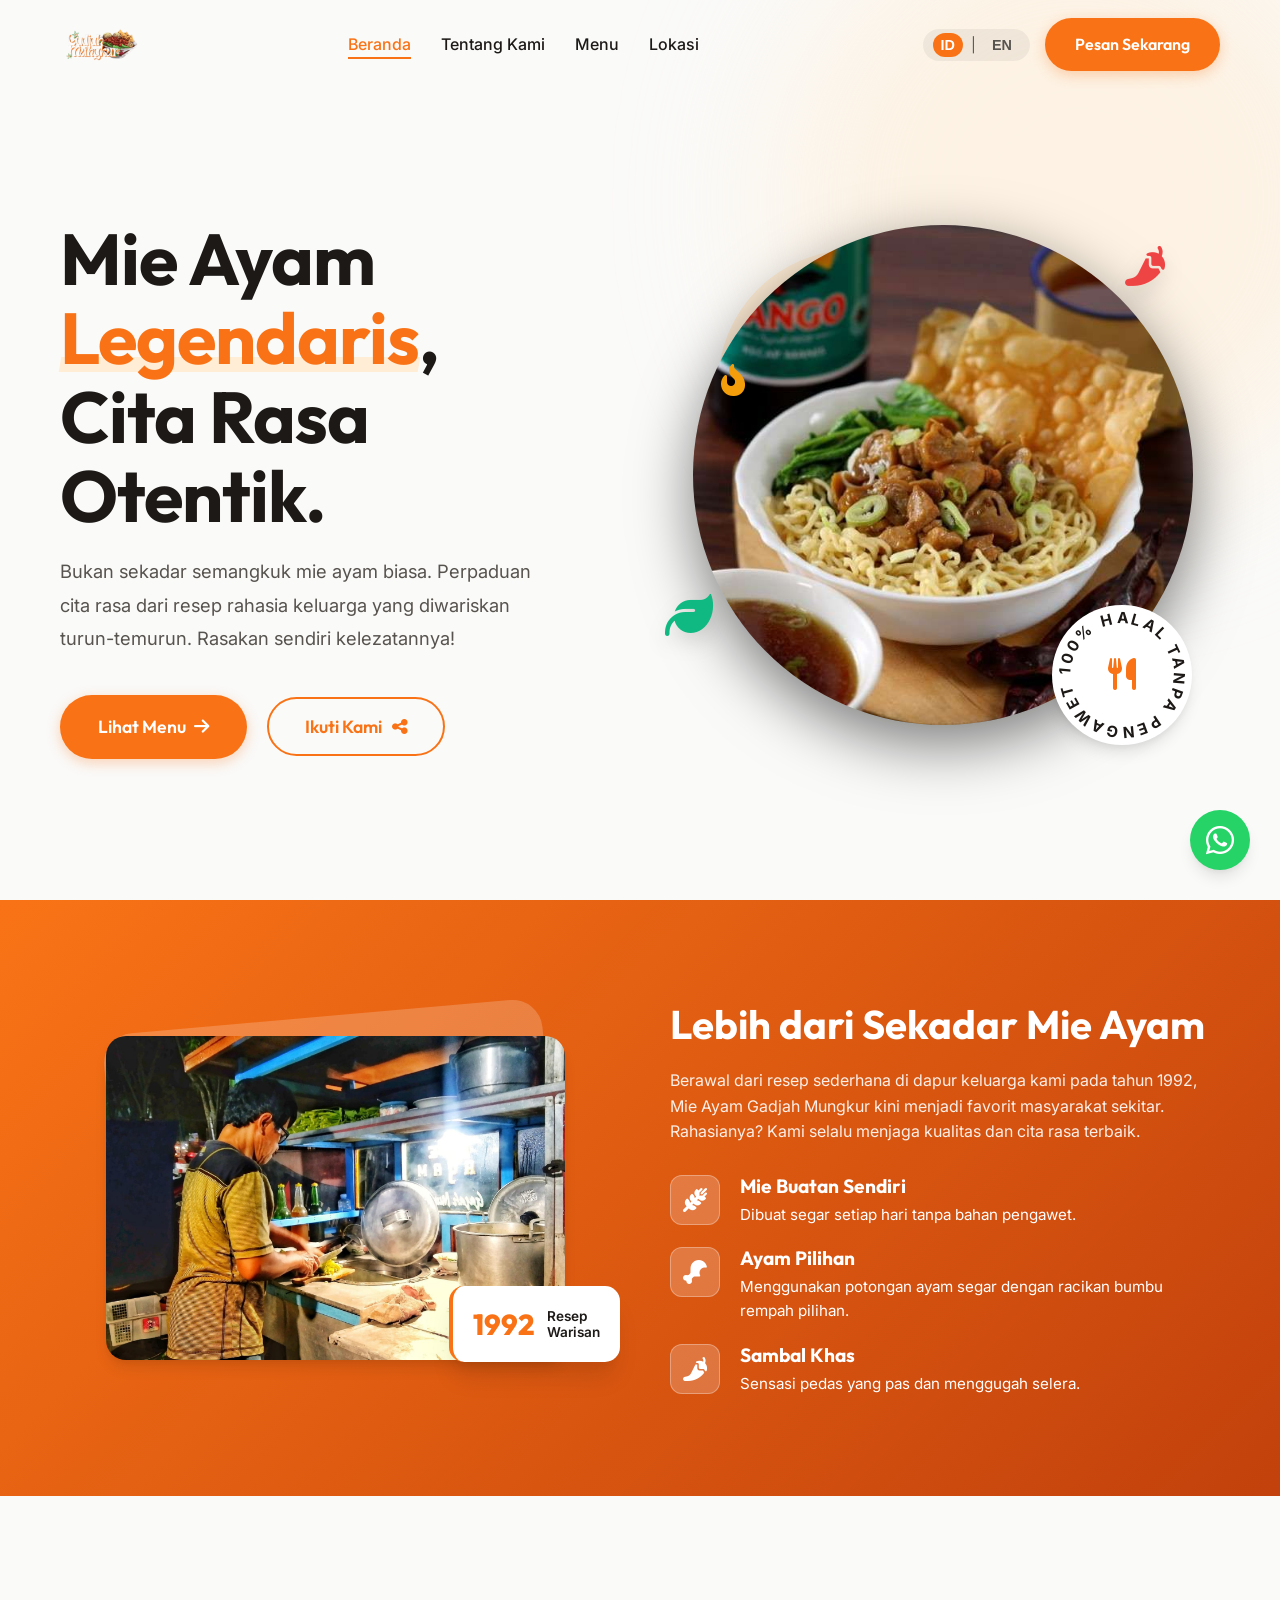
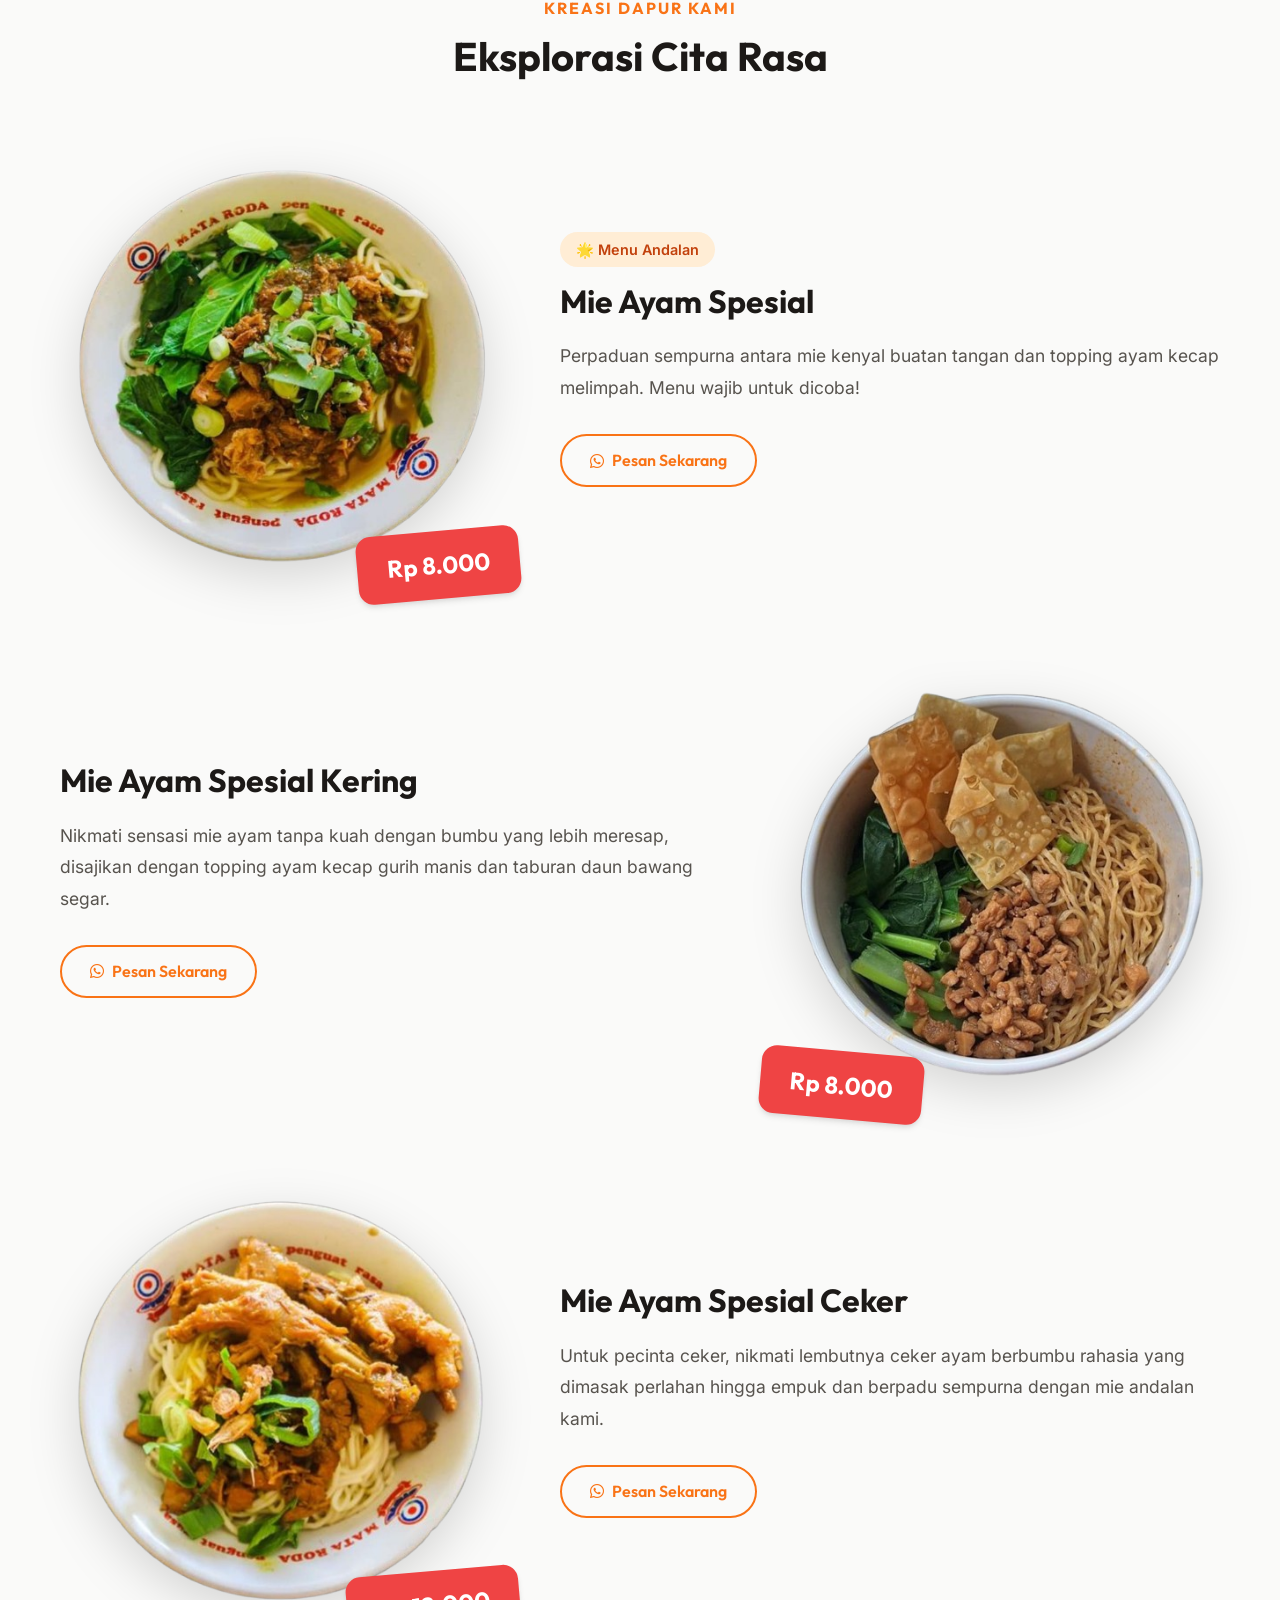
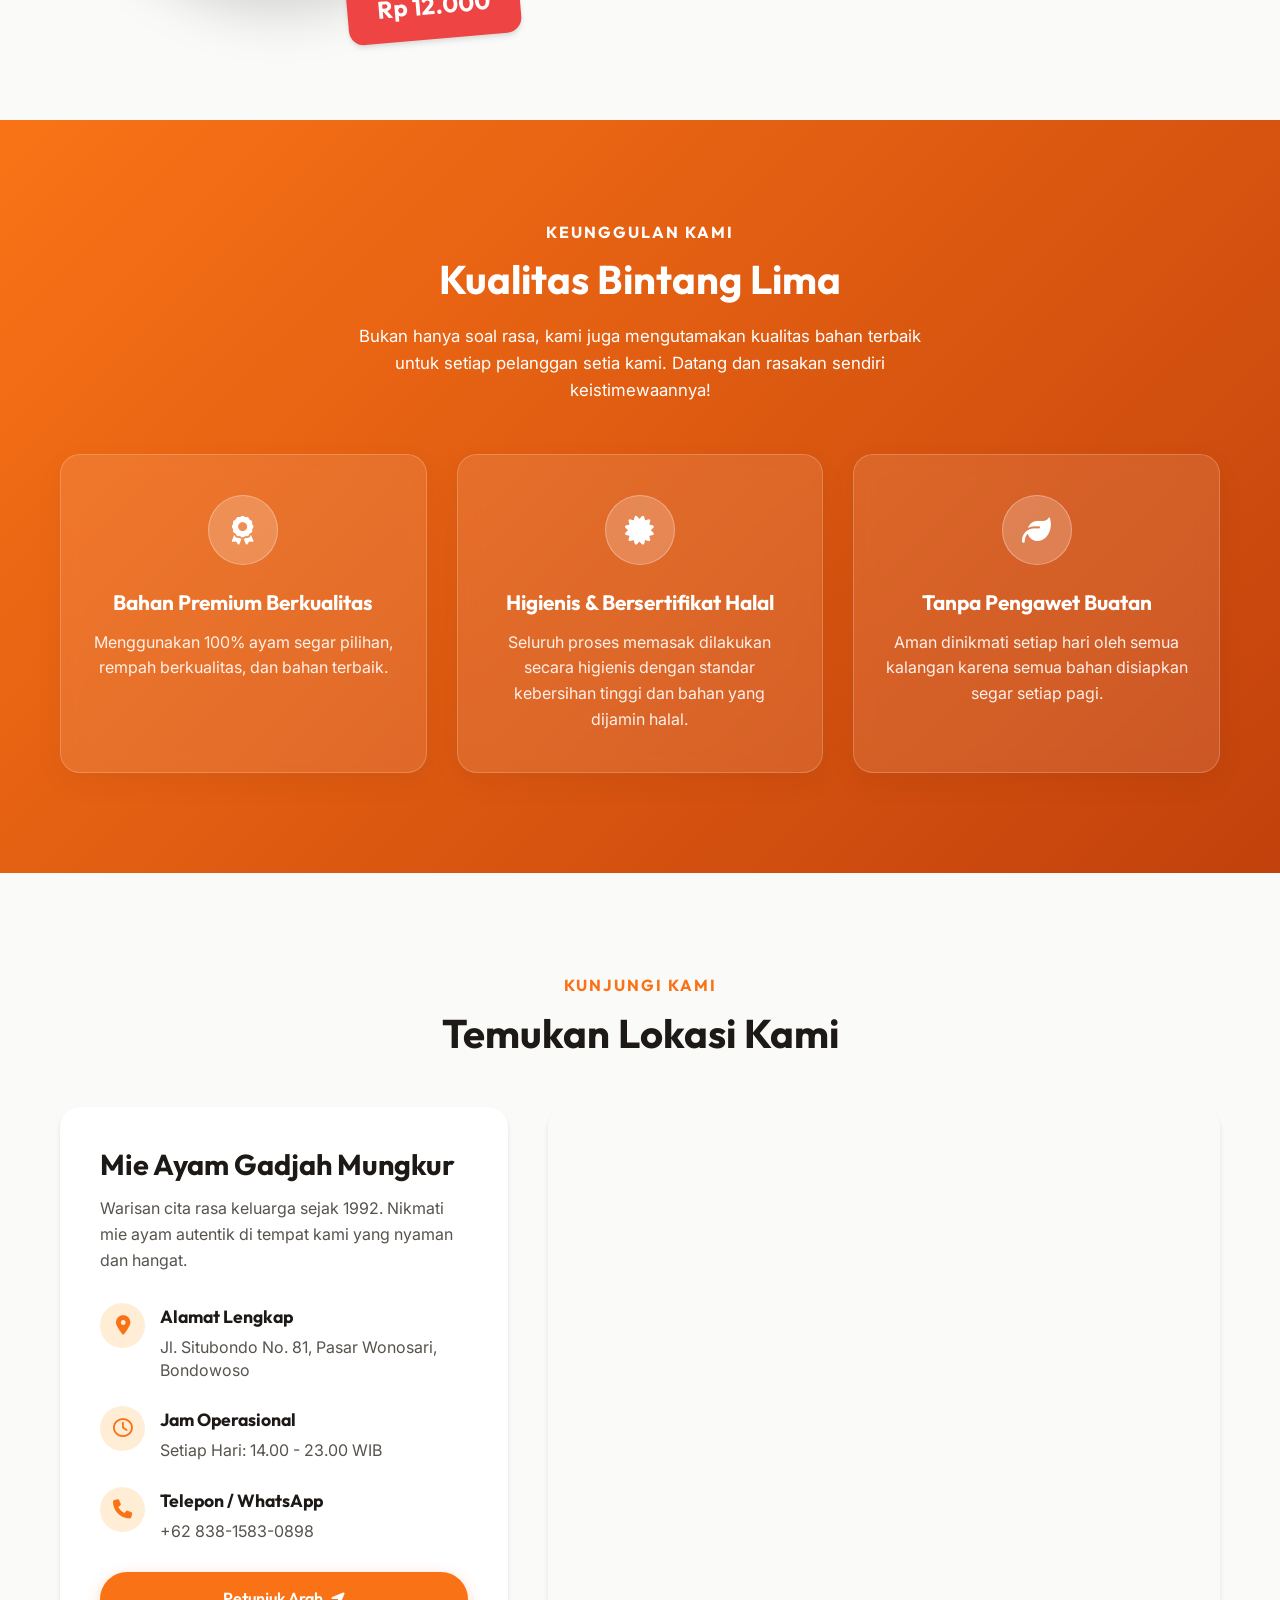
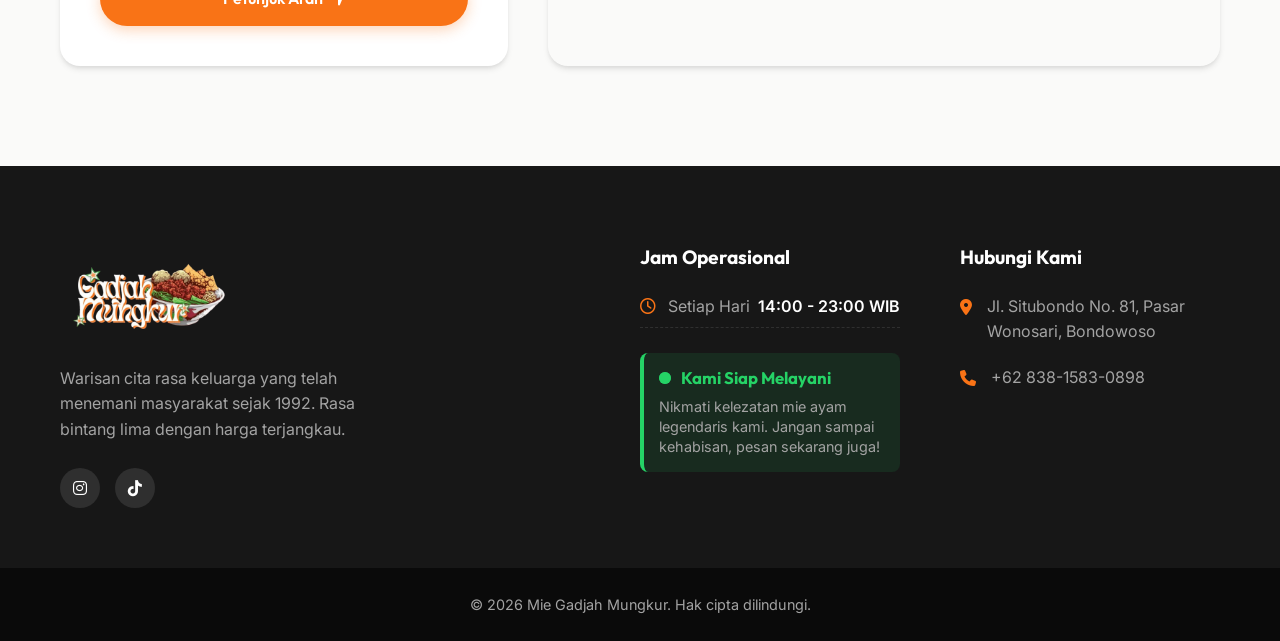
<file: index.html>
<!DOCTYPE html>
<html lang="id">

<head>
    <meta charset="UTF-8">
    <meta name="viewport" content="width=device-width, initial-scale=1.0">
    <title>Mie Ayam Nusantara - Rasa Otentik Warisan Keluarga</title>
    <meta name="description"
        content="Sajikan mie ayam legendaris dengan resep asli keluarga. Nikmati sensasi mie kenyal dengan topping ayam gurih melimpah.">
    <!-- Google Fonts -->
    <link rel="preconnect" href="https://fonts.googleapis.com">
    <link rel="preconnect" href="https://fonts.gstatic.com" crossorigin>
    <link
        href="https://fonts.googleapis.com/css2?family=Inter:wght@400;500;600&family=Outfit:wght@400;600;700;800&display=swap"
        rel="stylesheet">
    <!-- Font Awesome -->
    <link rel="stylesheet" href="https://cdnjs.cloudflare.com/ajax/libs/font-awesome/6.4.0/css/all.min.css">
    <!-- Custom CSS -->
    <link rel="stylesheet" href="css/style.css">

    <!-- Favicon -->
    <link rel="icon" href="image/icon1.png" type="image/png">
</head>

<body>

    <!-- Preloader -->
    <div class="preloader">
        <div class="loader">
            <div class="loader-spinner"></div>
            <img src="image/icon1.png" alt="Loading..." class="loader-icon">
        </div>
    </div>

    <!-- Navigation -->
    <nav class="navbar" id="navbar">
        <div class="container nav-container">
            <a href="#" class="logo">
                <img src="image/gambar.png" alt="Logo Mie Ayam"
                    style="height: 65px; transform: scale(1.3); transform-origin: left center;">
            </a>
            <ul class="nav-links">
                <li><a href="#beranda" data-i18n="nav-beranda">Beranda</a></li>
                <li><a href="#tentang" data-i18n="nav-tentang">Tentang Kami</a></li>
                <li><a href="#menu" data-i18n="nav-menu">Menu</a></li>
                <li><a href="#lokasi" data-i18n="nav-lokasi">Lokasi</a></li>
            </ul>
            <div class="nav-actions">
                <div class="lang-switcher">
                    <button class="lang-btn active" data-lang="id">ID</button>
                    <span style="color: var(--text-muted); font-size: 0.9rem;">|</span>
                    <button class="lang-btn" data-lang="en">EN</button>
                </div>
                <a href="https://wa.me/6283815830898" target="_blank" class="btn btn-primary nav-btn"
                    data-i18n="nav-pesan">Pesan Sekarang</a>
            </div>
            <div class="hamburger">
                <i class="fa-solid fa-bars"></i>
            </div>
        </div>
    </nav>

    <!-- Hero Section -->
    <header class="hero" id="beranda">
        <div class="container hero-container">
            <div class="hero-content">
                <div class="badge-wrapper">
                </div>
                <h1 class="hero-title" data-i18n="hero-title">Mie Ayam<br><span
                        class="text-primary">Legendaris</span>,<br>Rasa Otentik.</h1>
                <p class="hero-desc" data-i18n="hero-desc">Bukan sekadar mangkuk biasa. Ini adalah simfoni rasa dari
                    resep rahasia keluarga
                    yang tak lekang oleh waktu. Buktikan sendiri kenyalnya!</p>
                <div class="hero-buttons">
                    <a href="#menu" class="btn btn-primary btn-lg"><span data-i18n="hero-btn-menu">Lihat Menu</span> <i
                            class="fa-solid fa-arrow-right"></i></a>
                    <button id="btnIkutiKami" class="btn btn-outline btn-lg" style="gap: 10px;">
                        <span data-i18n="hero-btn-ikuti">Ikuti Kami</span> <i class="fa-solid fa-share-nodes"></i>
                    </button>
                </div>
            </div>
            <div class="hero-image-wrapper">
                <div class="hero-backdrop"></div>
                <!-- Menggunakan gambar ilustrasi flat -->
                <img src="image/Tampilan.png" alt="Ilustrasi Flat Mie Ayam" class="hero-main-img illustration"
                    style="filter: drop-shadow(0 20px 30px rgba(0,0,0,0.5));">

                <!-- Elemen dekoratif mengambang -->
                <div class="floating-element float-1"><i class="fa-solid fa-pepper-hot"></i></div>
                <div class="floating-element float-2"><i class="fa-solid fa-leaf"></i></div>
                <div class="floating-element float-3"><i class="fa-solid fa-fire-flame-curved"></i></div>

                <!-- Rotating text badge (SVG) -->
                <div class="rotating-badge">
                    <svg viewBox="0 0 100 100" width="140" height="140">
                        <defs>
                            <path id="circle" d="M 50, 50 m -37, 0 a 37,37 0 1,1 74,0 a 37,37 0 1,1 -74,0" />
                        </defs>
                        <text font-size="11" font-weight="bold" fill="var(--text-dark)" letter-spacing="2">
                            <textPath href="#circle" data-i18n="hero-badge">
                                100% HALAL TANPA PENGAWET
                            </textPath>
                        </text>
                    </svg>
                    <div class="badge-center-icon"><i class="fa-solid fa-utensils"></i></div>
                </div>
            </div>
        </div>
    </header>

    <!-- About Section -->
    <section class="about" id="tentang">
        <div class="container about-container">
            <div class="about-image">
                <div class="about-image-backdrop"></div>
                <img src="image/cerita.png" alt="Pembuatan Mie Ayam">
                <div class="experience-badge">
                    <span class="year">1992</span>
                    <span class="text" data-i18n="about-badge-text">Resep<br>Warisan</span>
                </div>
            </div>
            <div class="about-content">
                <h2 class="section-title" data-i18n="about-title">Lebih Dari Sekadar Mie Ayam</h2>
                <p data-i18n="about-desc">Berawal dari resep sederhana di dapur kecil keluarga kami pada tahun 1992,
                    kini Mie Ayam Gadjah Mungkur telah menjadi favorit warga sekitar. Rahasianya? Kami selalu menjaga
                    kualitas.</p>
                <ul class="features-list">
                    <li>
                        <div class="feature-icon"><i class="fa-solid fa-wheat-awn"></i></div>
                        <div>
                            <h3 data-i18n="about-feat1-title">Mie Buatan Sendiri</h3>
                            <p data-i18n="about-feat1-desc">Dibuat segar setiap hari tanpa bahan pengawet.</p>
                        </div>
                    </li>
                    <li>
                        <div class="feature-icon"><i class="fa-solid fa-drumstick-bite"></i></div>
                        <div>
                            <h3 data-i18n="about-feat2-title">Ayam Pilihan</h3>
                            <p data-i18n="about-feat2-desc">Potongan ayam segar dengan bumbu rempah melimpah.</p>
                        </div>
                    </li>
                    <li>
                        <div class="feature-icon"><i class="fa-solid fa-pepper-hot"></i></div>
                        <div>
                            <h3 data-i18n="about-feat3-title">Sambal Khas</h3>
                            <p data-i18n="about-feat3-desc">Rasa pedas nendang yang pas di lidah penikmat pedas.</p>
                        </div>
                    </li>
                </ul>
            </div>
        </div>
    </section>

    <!-- Menu Section -->
    <section class="menu" id="menu">
        <div class="container">
            <div class="section-header text-center">
                <span class="subtitle" data-i18n="menu-subtitle">Kreasi Dapur Kami</span>
                <h2 class="section-title" data-i18n="menu-title">Eksplorasi Rasa</h2>
            </div>

            <div class="menu-zigzag">
                <!-- Item 1 -->
                <div class="zigzag-item">
                    <div class="zigzag-img">
                        <img src="image/Mie_spesial-removebg-preview.png" alt="Mie Ayam Spesial">
                        <div class="price-tag">Rp 8.000</div>
                    </div>
                    <div class="zigzag-content">
                        <span class="menu-badge-new" data-i18n="menu-item1-badge">🌟 Signature</span>
                        <h3 data-i18n="menu-item1-title">Mie Ayam Spesial</h3>
                        <p data-i18n="menu-item1-desc">Kombinasi sempurna antara mie kenyal buatan tangan, topping ayam
                            kecap melimpah,
                            Menu wajib coba!</p>
                        <a href="https://wa.me/6283815830898?text=Halo%20Mie%20Ayam%20Gadjah%20Mungkur,%20saya%20ingin%20memesan%20Mie%20Ayam%20Spesial"
                            target="_blank" class="btn btn-outline"><i class="fa-brands fa-whatsapp"></i> <span
                                data-i18n="menu-btn-order">Pesan
                                Sekarang</span></a>
                    </div>
                </div>

                <!-- Item 2 (Reversed) -->
                <div class="zigzag-item reversed">
                    <div class="zigzag-img">
                        <img src="image/mie_Kering-removebg-preview.png" alt="Mie Ayam Spesial Kering">
                        <div class="price-tag">Rp 8.000</div>
                    </div>
                    <div class="zigzag-content">
                        <h3 data-i18n="menu-item2-title">Mie Ayam Spesial Kering</h3>
                        <p data-i18n="menu-item2-desc">Sensasi menikmati mie ayam tanpa kuah dengan bumbu yang lebih
                            meresap, disajikan bersama
                            topping ayam kecap manis gurih dan taburan daun bawang segar.</p>
                        <a href="https://wa.me/6283815830898?text=Halo%20Mie%20Ayam%20Gadjah%20Mungkur,%20saya%20ingin%20memesan%20Mie%20Ayam%20Spesial%20Kering"
                            target="_blank" class="btn btn-outline"><i class="fa-brands fa-whatsapp"></i> <span
                                data-i18n="menu-btn-order">Pesan
                                Sekarang</span></a>
                    </div>
                </div>

                <!-- Item 3 -->
                <div class="zigzag-item">
                    <div class="zigzag-img">
                        <img src="image/Mie_Ceker-removebg-preview.png" alt="Mie Ayam Spesial Ceker">
                        <div class="price-tag">Rp 12.000</div>
                    </div>
                    <div class="zigzag-content">
                        <h3 data-i18n="menu-item3-title">Mie Ayam Spesial Ceker</h3>
                        <p data-i18n="menu-item3-desc">Bagi penggemar ceker, nikmati lembutnya ceker ayam bumbu kecap
                            rahasia kami yang direbus
                            perlahan hingga lumer di mulut, berpadu sempurna dengan mie kenyal andalan kami.</p>
                        <a href="https://wa.me/6283815830898?text=Halo%20Mie%20Ayam%20Gadjah%20Mungkur,%20saya%20ingin%20memesan%20Mie%20Ayam%20Spesial%20Ceker"
                            target="_blank" class="btn btn-outline"><i class="fa-brands fa-whatsapp"></i> <span
                                data-i18n="menu-btn-order">Pesan
                                Sekarang</span></a>
                    </div>
                </div>
            </div>
        </div>
    </section>

    <!-- Quality Section -->
    <section class="quality-section" id="keunggulan">
        <div class="container">
            <div class="section-header text-center" style="margin-bottom: 50px;">
                <span class="subtitle" data-i18n="quality-subtitle">Keunggulan Kami</span>
                <h2 class="section-title" data-i18n="quality-title">Kualitas Bintang Lima</h2>
                <p class="section-desc" data-i18n="quality-desc"
                    style="font-size: 1.05rem; max-width: 600px; margin: 15px auto 0;">Bukan hanya
                    soal rasa, kami sangat peduli pada kualitas bahan yang disajikan untuk pelanggan setia kami. Datang
                    dan buktikan sendiri!</p>
            </div>

            <div class="quality-grid">
                <div class="q-card">
                    <div class="q-icon"><i class="fa-solid fa-award"></i></div>
                    <h4 data-i18n="quality-item1-title">Bahan Premium Berkualitas</h4>
                    <p data-i18n="quality-item1-desc">Menggunakan 100% daging ayam segar pilihan, bumbu rempah kualitas
                        terbaik, dan kecap nomor satu.
                    </p>
                </div>
                <div class="q-card">
                    <div class="q-icon"><i class="fa-solid fa-certificate"></i></div>
                    <h4 data-i18n="quality-item2-title">Higienis & Terjamin Halal</h4>
                    <p data-i18n="quality-item2-desc">Proses memasak dilakukan secara bersih dengan standar tinggi dan
                        bahan-bahan dijamin 100% halal.
                    </p>
                </div>
                <div class="q-card">
                    <div class="q-icon"><i class="fa-solid fa-leaf"></i></div>
                    <h4 data-i18n="quality-item3-title">Tanpa Pengawet Buatan</h4>
                    <p data-i18n="quality-item3-desc">Aman dikonsumsi setiap hari dari anak-anak hingga dewasa. Semua
                        diracik segar setiap pagi hari.
                    </p>
                </div>
            </div>
        </div>
    </section>

    <!-- Location Section -->
    <section class="location-map" id="lokasi">
        <div class="container">
            <div class="section-header text-center" style="margin-bottom: 50px;">
                <span class="subtitle" data-i18n="loc-subtitle">Kunjungi Kami</span>
                <h2 class="section-title" data-i18n="loc-title">Temukan Lokasi Kami</h2>
            </div>

            <div class="location-grid-new">
                <div class="location-info-card">
                    <h3 data-i18n="loc-name">Mie Ayam Gadjah Mungkur</h3>
                    <p class="loc-desc" data-i18n="loc-desc">Warisan rasa keluarga sejak 1992. Nikmati sajian mie ayam
                        otentik langsung di
                        tempat kami yang nyaman.</p>

                    <ul class="loc-details">
                        <li>
                            <div class="loc-icon"><i class="fa-solid fa-location-dot"></i></div>
                            <div class="loc-text">
                                <strong data-i18n="loc-addr-title">Alamat Lengkap</strong>
                                <span>Jl. Situbondo No. 81, Pasar Wonosari, Bondowoso</span>
                            </div>
                        </li>
                        <li>
                            <div class="loc-icon"><i class="fa-regular fa-clock"></i></div>
                            <div class="loc-text">
                                <strong data-i18n="loc-hours-title">Jam Operasional</strong>
                                <span data-i18n="loc-hours-desc">Setiap Hari: 14:00 - 23:00 WIB</span>
                            </div>
                        </li>
                        <li>
                            <div class="loc-icon"><i class="fa-solid fa-phone"></i></div>
                            <div class="loc-text">
                                <strong data-i18n="loc-phone-title">Telepon / WhatsApp</strong>
                                <span>+62 838-1583-0898</span>
                            </div>
                        </li>
                    </ul>

                    <a href="https://maps.google.com/?q=-7.885750730368472,113.8945406761022" target="_blank"
                        class="btn btn-primary" style="width: 100%; margin-top: 10px;"><span
                            data-i18n="loc-btn-dir">Petunjuk Arah</span> <i class="fa-solid fa-location-arrow"></i></a>
                </div>

                <div class="map-wrapper">
                    <iframe
                        src="https://www.google.com/maps/embed?pb=!1m14!1m12!1m3!1d247.00556629124327!2d113.8945406761022!3d-7.885750730368472!2m3!1f0!2f0!3f0!3m2!1i1024!2i768!4f13.1!5e0!3m2!1sen!2sid!4v1777468616399!5m2!1sen!2sid"
                        width="100%" height="100%" style="border:0;" allowfullscreen="" loading="lazy"
                        referrerpolicy="no-referrer-when-downgrade"></iframe>
                </div>
            </div>
        </div>
    </section>

    <!-- Footer -->
    <footer class="footer">
        <div class="container footer-container">
            <div class="footer-col">
                <a href="#" class="logo footer-logo">
                    <img src="image/gambar.png" alt="Logo Mie Ayam"
                        style="height: 100px; transform: scale(1.8); transform-origin: left center;">
                </a>
                <p data-i18n="footer-desc">Warisan rasa keluarga yang telah menemani masyarakat sejak 1992. Rasa bintang
                    lima, harga kaki lima.
                </p>
                <div class="social-links">
                    <a href="https://www.instagram.com/_gadjahmungkur?igsh=ejdmaG40NnlkaDQ=" target="_blank"><i class="fa-brands fa-instagram"></i></a>
                    <a href="https://www.tiktok.com/@gadjahmungkur?_r=1&_t=ZS-966LbTIxivi" target="_blank"><i class="fa-brands fa-tiktok"></i></a>
                </div>
            </div>

            <div class="footer-col">
                <h3 data-i18n="footer-hours-title">Jam Operasional</h3>
                <div class="operational-hours">
                    <ul class="info-list">
                        <li>
                            <span><i class="fa-regular fa-clock" style="color: var(--primary); margin-right: 8px;"></i>
                                <span data-i18n="footer-hours-day">Setiap Hari</span></span>
                            <span style="font-weight: 600; color: var(--bg-white);">14:00 - 23:00 WIB</span>
                        </li>
                    </ul>
                    <div class="open-status">
                        <h4>
                            <span class="ping-indicator">
                                <span class="ping-circle"></span>
                                <span class="ping-dot"></span>
                            </span>
                            <span data-i18n="footer-status-title">Kami Siap Melayani</span>
                        </h4>
                        <p data-i18n="footer-status-desc">Nikmati mie ayam legendaris terbaik. Jangan sampai kehabisan,
                            pesan sekarang juga!</p>
                    </div>
                </div>
            </div>

            <div class="footer-col">
                <h3 data-i18n="footer-contact-title">Hubungi Kami</h3>
                <ul class="contact-info">
                    <li><i class="fa-solid fa-location-dot"></i> Jl. Situbondo No. 81, Pasar Wonosari, Bondowoso</li>
                    <li><i class="fa-solid fa-phone"></i> +62 838-1583-0898</li>
                </ul>
            </div>
        </div>

        <div class="footer-bottom">
            <p data-i18n="footer-copyright">&copy; 2026 Mie Gadjah Mungkur. Hak Cipta Dilindungi.</p>
        </div>
    </footer>

    <!-- Social Media Modal -->
    <div id="socialModal" class="social-modal-overlay">
        <div class="social-modal-content text-center">
            <span class="close-social-modal">&times;</span>
            <h3 data-i18n="modal-title"
                style="margin-bottom: 25px; font-family: var(--font-heading); font-size: 1.5rem;">Temukan Kami di Sosial
                Media</h3>
            <div class="social-modal-links">
                <a href="https://www.instagram.com/_gadjahmungkur?igsh=ejdmaG40NnlkaDQ=" target="_blank" class="social-btn instagram"><i class="fa-brands fa-instagram"></i> Instagram</a>
                <a href="https://www.tiktok.com/@gadjahmungkur?_r=1&_t=ZS-966LbTIxivi" target="_blank" class="social-btn tiktok"><i class="fa-brands fa-tiktok"></i> TikTok</a>
            </div>
        </div>
    </div>

    <!-- Floating WhatsApp -->
    <a href="https://wa.me/6283815830898" target="_blank" class="floating-wa" aria-label="Chat WhatsApp">
        <i class="fa-brands fa-whatsapp"></i>
    </a>

    <script src="js/translations.js"></script>
    <script src="js/script.js"></script>
</body>

</html>
</file>
<file: css/style.css>
/* =========================================
   CSS VARIABLES & BASE STYLES
   ========================================= */
:root {
    /* Colors */
    --primary: #F97316;
    /* Warm Orange */
    --primary-dark: #C2410C;
    --primary-light: #FFEDD5;
    --secondary: #F59E0B;
    /* Golden Yellow */
    --accent: #EF4444;
    /* Chili Red */

    --bg-light: #FAFAF9;
    /* Off-white */
    --bg-white: #FFFFFF;

    --text-dark: #1C1917;
    --text-muted: #57534E;
    --text-light: #F5F5F4;

    /* Typography */
    --font-heading: 'Outfit', sans-serif;
    --font-body: 'Inter', sans-serif;

    /* Transitions */
    --transition: all 0.3s ease;

    /* Shadows */
    --shadow-sm: 0 1px 2px 0 rgba(0, 0, 0, 0.05);
    --shadow-md: 0 4px 6px -1px rgba(0, 0, 0, 0.1), 0 2px 4px -1px rgba(0, 0, 0, 0.06);
    --shadow-lg: 0 10px 15px -3px rgba(0, 0, 0, 0.1), 0 4px 6px -2px rgba(0, 0, 0, 0.05);
    --shadow-xl: 0 20px 25px -5px rgba(0, 0, 0, 0.1), 0 10px 10px -5px rgba(0, 0, 0, 0.04);
}

* {
    margin: 0;
    padding: 0;
    box-sizing: border-box;
}

html {
    scroll-behavior: smooth;
    scroll-padding-top: 80px;
}

body {
    font-family: var(--font-body);
    background-color: var(--bg-light);
    color: var(--text-dark);
    line-height: 1.6;
    overflow-x: hidden;
}

/* =========================================
   PRELOADER
   ========================================= */
.preloader {
    position: fixed;
    top: 0;
    left: 0;
    width: 100%;
    height: 100%;
    background-color: var(--bg-white);
    z-index: 9999;
    display: flex;
    justify-content: center;
    align-items: center;
    transition: opacity 0.5s ease, visibility 0.5s ease;
}

.preloader.fade-out {
    opacity: 0;
    visibility: hidden;
}

.loader {
    position: relative;
    width: 100px;
    height: 100px;
    display: flex;
    justify-content: center;
    align-items: center;
}

.loader-spinner {
    position: absolute;
    width: 100%;
    height: 100%;
    border: 4px solid var(--primary-light);
    border-top-color: var(--primary);
    border-radius: 50%;
    animation: spin 1s linear infinite;
}

.loader-icon {
    width: 50px;
    height: 50px;
    object-fit: contain;
    animation: pulse 1.5s ease-in-out infinite;
}

@keyframes spin {
    0% { transform: rotate(0deg); }
    100% { transform: rotate(360deg); }
}

@keyframes pulse {
    0% { transform: scale(0.85); opacity: 0.7; }
    50% { transform: scale(1.15); opacity: 1; }
    100% { transform: scale(0.85); opacity: 0.7; }
}

h1,
h2,
h3,
h4,
h5,
h6 {
    font-family: var(--font-heading);
    line-height: 1.2;
    color: var(--text-dark);
}

a {
    text-decoration: none;
    color: inherit;
    transition: var(--transition);
}

ul {
    list-style: none;
}

img {
    max-width: 100%;
    height: auto;
    display: block;
}

.container {
    width: 100%;
    max-width: 1200px;
    margin: 0 auto;
    padding: 0 20px;
}

.text-center {
    text-align: center;
}

/* =========================================
   BUTTONS
   ========================================= */
.btn {
    display: inline-flex;
    align-items: center;
    justify-content: center;
    padding: 12px 28px;
    font-family: var(--font-heading);
    font-weight: 600;
    border-radius: 50px;
    cursor: pointer;
    transition: var(--transition);
    border: 2px solid transparent;
    gap: 8px;
}

.btn-primary {
    background-color: var(--primary);
    color: var(--bg-white);
    box-shadow: 0 4px 14px rgba(249, 115, 22, 0.3);
}

.btn-primary:hover {
    background-color: var(--primary-dark);
    transform: translateY(-2px);
    box-shadow: 0 6px 20px rgba(249, 115, 22, 0.4);
}

.btn-outline {
    background-color: transparent;
    color: var(--primary);
    border-color: var(--primary);
}

.btn-outline:hover {
    background-color: var(--primary-light);
    transform: translateY(-2px);
}

.btn-outline-white {
    background-color: transparent;
    color: var(--bg-white);
    border-color: var(--bg-white);
}

.btn-outline-white:hover {
    background-color: rgba(255, 255, 255, 0.1);
    transform: translateY(-2px);
}

.btn-whatsapp {
    background-color: #25D366;
    color: white;
}

.btn-whatsapp:hover {
    background-color: #1EBE5A;
    transform: translateY(-2px);
}

.btn-sm {
    padding: 8px 20px;
    font-size: 0.9rem;
}

/* =========================================
   NAVIGATION
   ========================================= */
.navbar {
    position: fixed;
    top: 0;
    left: 0;
    width: 100%;
    padding: 12px 0;
    z-index: 1000;
    transition: var(--transition);
    background-color: transparent;
}

.navbar.scrolled {
    background-color: rgba(255, 255, 255, 0.95);
    backdrop-filter: blur(10px);
    padding: 8px 0;
    box-shadow: var(--shadow-sm);
}

.nav-container {
    display: flex;
    justify-content: space-between;
    align-items: center;
}

.logo {
    display: flex;
    align-items: center;
    gap: 10px;
    font-family: var(--font-heading);
    font-size: 1.5rem;
    font-weight: 800;
    color: var(--primary);
}

.logo i {
    font-size: 1.8rem;
    color: var(--accent);
}

.nav-links {
    display: flex;
    gap: 30px;
}

.nav-links a {
    font-weight: 500;
    color: var(--text-dark);
    position: relative;
}

.nav-links a::after {
    content: '';
    position: absolute;
    bottom: -5px;
    left: 0;
    width: 0;
    height: 2px;
    background-color: var(--primary);
    transition: var(--transition);
}

.nav-links a:hover::after,
.nav-links a.active::after {
    width: 100%;
}

.nav-links a:hover,
.nav-links a.active {
    color: var(--primary);
}

.nav-actions {
    display: flex;
    align-items: center;
    gap: 15px;
}

.lang-switcher {
    display: flex;
    align-items: center;
    gap: 8px;
    background: rgba(0, 0, 0, 0.05);
    padding: 4px 10px;
    border-radius: 20px;
}

.lang-btn {
    background: none;
    border: none;
    font-size: 0.9rem;
    font-weight: 600;
    color: var(--text-muted);
    cursor: pointer;
    padding: 4px 8px;
    border-radius: 12px;
    transition: var(--transition);
}

.lang-btn:hover {
    color: var(--primary);
}

.lang-btn.active {
    color: var(--bg-white);
    background: var(--primary);
}

.hamburger {
    display: none;
    font-size: 1.5rem;
    cursor: pointer;
    color: var(--text-dark);
}

/* =========================================
   HERO SECTION
   ========================================= */
.hero {
    padding: 150px 0 100px;
    min-height: 100vh;
    display: flex;
    align-items: center;
    position: relative;
    overflow: hidden;
}

/* Background Blob */
.hero::before {
    content: '';
    position: absolute;
    top: -100px;
    right: -100px;
    width: 600px;
    height: 600px;
    background: var(--primary-light);
    border-radius: 50%;
    filter: blur(80px);
    z-index: -1;
    opacity: 0.6;
}

.hero-container {
    display: grid;
    grid-template-columns: 1fr 1fr;
    gap: 50px;
    align-items: center;
}

.badge-wrapper {
    display: inline-block;
    position: relative;
    margin-bottom: 20px;
}

.hero-title {
    font-size: 4.5rem;
    /* Larger */
    margin-bottom: 20px;
    line-height: 1.1;
    letter-spacing: -1px;
}

.text-primary {
    color: var(--primary);
    position: relative;
    display: inline-block;
}

.text-primary::after {
    content: '';
    position: absolute;
    bottom: 5px;
    left: 0;
    width: 100%;
    height: 15px;
    background-color: var(--primary-light);
    z-index: -1;
    transform: skew(-10deg);
}

.hero-desc {
    font-size: 1.15rem;
    color: var(--text-muted);
    margin-bottom: 40px;
    max-width: 480px;
    line-height: 1.8;
}

.hero-buttons {
    display: flex;
    flex-direction: row;
    flex-wrap: wrap;
    gap: 20px;
    align-items: center;
}

.btn-lg {
    padding: 16px 36px;
    font-size: 1.1rem;
    border-radius: 50px;
}

.hero-image-wrapper {
    position: relative;
    width: 100%;
    height: 600px;
    display: flex;
    align-items: center;
    justify-content: center;
}

.hero-backdrop {
    position: absolute;
    width: 450px;
    height: 450px;
    background-color: var(--primary-light);
    border-radius: 30% 70% 70% 30% / 30% 30% 70% 70%;
    z-index: -1;
    animation: blobShape 8s ease-in-out infinite alternate;
}

@keyframes blobShape {
    0% {
        border-radius: 30% 70% 70% 30% / 30% 30% 70% 70%;
    }

    50% {
        border-radius: 50% 50% 30% 70% / 60% 40% 60% 40%;
    }

    100% {
        border-radius: 70% 30% 50% 50% / 30% 70% 30% 70%;
    }
}

.hero-main-img {
    width: 80%;
    max-width: 380px;
    border-radius: 50%;
    box-shadow: 0 30px 60px rgba(0, 0, 0, 0.15);
    z-index: 2;
    animation: float-slow 6s ease-in-out infinite;
    margin: 0 auto;
}

.hero-main-img.illustration {
    border-radius: 50%;
    box-shadow: none;
    max-width: 500px;
    width: 95%;
    filter: drop-shadow(0 20px 30px rgba(0, 0, 0, 0.15));
}

.floating-element {
    position: absolute;
    font-size: 2.5rem;
    color: var(--accent);
    z-index: 3;
    filter: drop-shadow(0 10px 10px rgba(0, 0, 0, 0.1));
}

.float-1 {
    top: 10%;
    right: 10%;
    animation: float 4s ease-in-out infinite;
}

.float-2 {
    bottom: 20%;
    left: 0;
    font-size: 3rem;
    color: #10B981;
    animation: float 5s ease-in-out infinite 1s;
}

.float-3 {
    top: 30%;
    left: 10%;
    font-size: 2rem;
    color: var(--secondary);
    animation: float 3s ease-in-out infinite 0.5s;
}

.rotating-badge {
    position: absolute;
    bottom: 5%;
    right: 5%;
    width: 140px;
    height: 140px;
    background-color: var(--bg-white);
    border-radius: 50%;
    display: flex;
    align-items: center;
    justify-content: center;
    box-shadow: var(--shadow-lg);
    z-index: 4;
}

.rotating-badge svg {
    position: absolute;
    animation: rotate 15s linear infinite;
}

.badge-center-icon {
    font-size: 2rem;
    color: var(--primary);
}

@keyframes rotate {
    100% {
        transform: rotate(360deg);
    }
}

@keyframes float {

    0%,
    100% {
        transform: translateY(0);
    }

    50% {
        transform: translateY(-15px);
    }
}

@keyframes float-slow {

    0%,
    100% {
        transform: translateY(0);
    }

    50% {
        transform: translateY(-20px);
    }
}

/* =========================================
   ABOUT SECTION
   ========================================= */
.about {
    padding: 100px 0;
    background: linear-gradient(135deg, var(--primary) 0%, var(--primary-dark) 100%);
    color: var(--bg-white);
}

.about .section-title,
.about .features-list h3,
.about .features-list p {
    color: var(--bg-white);
}

.about-container {
    display: grid;
    grid-template-columns: 1fr 1fr;
    gap: 60px;
    align-items: center;
}

.about-image {
    position: relative;
    padding: 20px;
}

.about-image-backdrop {
    position: absolute;
    top: 0;
    left: 10%;
    width: 80%;
    height: 90%;
    background-color: rgba(255, 255, 255, 0.2);
    border-radius: 30px;
    z-index: 0;
    transform: rotate(-5deg);
}

.about-image img {
    position: relative;
    z-index: 1;
    border-radius: 20px;
    box-shadow: var(--shadow-lg);
    max-width: 90%;
    margin: 0 auto;
    display: block;
}

.experience-badge {
    position: absolute;
    bottom: 5%;
    right: -10px;
    background-color: var(--bg-white);
    padding: 15px 20px;
    border-radius: 15px;
    box-shadow: var(--shadow-xl);
    z-index: 2;
    display: flex;
    align-items: center;
    gap: 12px;
    border-left: 4px solid var(--primary);
    animation: float-slow 4s ease-in-out infinite;
}

.experience-badge .year {
    font-family: var(--font-heading);
    font-size: 1.8rem;
    font-weight: 800;
    color: var(--primary);
}

.experience-badge .text {
    font-size: 0.85rem;
    font-weight: 600;
    line-height: 1.2;
    color: var(--text-dark);
}

.section-title {
    font-size: 2.5rem;
    margin-bottom: 20px;
}

.about-content p {
    color: rgba(255, 255, 255, 0.9);
    margin-bottom: 30px;
}

.features-list {
    display: flex;
    flex-direction: column;
    gap: 20px;
}

.features-list li {
    display: flex;
    gap: 20px;
    align-items: flex-start;
}

.feature-icon {
    width: 50px;
    height: 50px;
    background-color: rgba(255, 255, 255, 0.2);
    color: var(--bg-white);
    box-shadow: inset 0 0 0 1px rgba(255, 255, 255, 0.3);
    border-radius: 12px;
    display: flex;
    align-items: center;
    justify-content: center;
    font-size: 1.5rem;
    flex-shrink: 0;
}

.features-list h3 {
    font-size: 1.2rem;
    margin-bottom: 5px;
}

.features-list p {
    margin-bottom: 0;
    font-size: 0.95rem;
}

/* =========================================
   MENU SECTION
   ========================================= */
.menu {
    padding: 100px 0;
}

.subtitle {
    font-family: var(--font-heading);
    color: var(--primary);
    font-weight: 700;
    text-transform: uppercase;
    letter-spacing: 2px;
    display: block;
    margin-bottom: 10px;
}

.menu .section-header p {
    color: var(--text-muted);
    max-width: 600px;
    margin: 0 auto 50px;
}

.menu-zigzag {
    display: flex;
    flex-direction: column;
    gap: 80px;
    margin-top: 60px;
}

.zigzag-item {
    display: flex;
    align-items: center;
    gap: 60px;
}

.zigzag-item.reversed {
    flex-direction: row-reverse;
}

.zigzag-img {
    flex: 0.8;
    position: relative;
}

.zigzag-img img {
    width: 100%;
    filter: drop-shadow(0 15px 25px rgba(0, 0, 0, 0.15));
    transition: var(--transition);
}

.zigzag-item:hover .zigzag-img img {
    transform: scale(1.05) translateY(-5px);
    filter: drop-shadow(0 25px 35px rgba(0, 0, 0, 0.25));
}

.price-tag {
    position: absolute;
    bottom: -20px;
    right: -20px;
    background-color: var(--accent);
    color: var(--bg-white);
    padding: 15px 30px;
    font-family: var(--font-heading);
    font-size: 1.5rem;
    font-weight: 700;
    border-radius: 15px;
    box-shadow: var(--shadow-md);
    transform: rotate(-5deg);
    z-index: 2;
}

.zigzag-item.reversed .price-tag {
    right: auto;
    left: -20px;
    transform: rotate(5deg);
}

.zigzag-content {
    flex: 1.2;
}

.menu-badge-new {
    display: inline-block;
    padding: 6px 16px;
    background-color: var(--primary-light);
    color: var(--primary-dark);
    border-radius: 50px;
    font-weight: 600;
    font-size: 0.9rem;
    margin-bottom: 15px;
}

.zigzag-content h3 {
    font-size: 2rem;
    margin-bottom: 20px;
}

.zigzag-content p {
    color: var(--text-muted);
    font-size: 1.1rem;
    margin-bottom: 30px;
    line-height: 1.8;
}

/* =========================================
   CALL TO ACTION
   ========================================= */
.cta {
    padding: 50px 0;
}

.cta-box {
    background: linear-gradient(135deg, var(--primary) 0%, var(--accent) 100%);
    border-radius: 30px;
    padding: 60px 40px;
    text-align: center;
    color: var(--bg-white);
    box-shadow: var(--shadow-lg);
    position: relative;
    overflow: hidden;
}

/* Abstract overlay for CTA */
.cta-box::after {
    content: '';
    position: absolute;
    top: -50%;
    left: -10%;
    width: 50%;
    height: 200%;
    background: rgba(255, 255, 255, 0.1);
    transform: rotate(30deg);
}

.cta-content {
    position: relative;
    z-index: 1;
    max-width: 700px;
    margin: 0 auto;
}

.cta-content h2 {
    color: var(--bg-white);
    font-size: 2.5rem;
    margin-bottom: 20px;
}

.cta-content p {
    font-size: 1.1rem;
    margin-bottom: 35px;
    opacity: 0.9;
}

.cta-buttons {
    display: flex;
    justify-content: center;
    gap: 20px;
    flex-wrap: wrap;
}

/* =========================================
   QUALITY SECTION
   ========================================= */
.quality-section {
    padding: 100px 0;
    background: linear-gradient(135deg, var(--primary) 0%, var(--primary-dark) 100%);
    color: var(--bg-white);
}

.quality-section .section-title,
.quality-section .subtitle,
.quality-section .section-desc {
    color: var(--bg-white);
}

.quality-grid {
    display: grid;
    grid-template-columns: repeat(3, 1fr);
    gap: 30px;
}

.q-card {
    background-color: rgba(255, 255, 255, 0.1);
    padding: 40px 30px;
    border-radius: 20px;
    text-align: center;
    box-shadow: 0 10px 30px rgba(0, 0, 0, 0.05);
    transition: var(--transition);
    border: 1px solid rgba(255, 255, 255, 0.2);
    display: flex;
    flex-direction: column;
    align-items: center;
    backdrop-filter: blur(10px);
}

.q-card:hover {
    transform: translateY(-10px);
    background-color: rgba(255, 255, 255, 0.2);
    border-color: rgba(255, 255, 255, 0.4);
    box-shadow: 0 20px 40px rgba(0, 0, 0, 0.15);
}

.q-card .q-icon {
    width: 70px;
    height: 70px;
    background: rgba(255, 255, 255, 0.2);
    color: var(--bg-white);
    border-radius: 50%;
    display: flex;
    align-items: center;
    justify-content: center;
    font-size: 1.8rem;
    margin-bottom: 25px;
    box-shadow: inset 0 0 0 1px rgba(255, 255, 255, 0.3);
}

.q-card h4 {
    font-size: 1.3rem;
    margin-bottom: 15px;
    color: var(--bg-white);
}

.q-card p {
    color: rgba(255, 255, 255, 0.9);
    font-size: 1rem;
    margin-bottom: 0;
    line-height: 1.6;
}

/* =========================================
   MAP SECTION
   ========================================= */
.location-map {
    padding: 100px 0;
    background-color: var(--bg-light);
}

.location-grid-new {
    display: grid;
    grid-template-columns: 1fr 1.5fr;
    gap: 40px;
    align-items: stretch;
}

.location-info-card {
    background-color: var(--bg-white);
    padding: 40px;
    border-radius: 20px;
    box-shadow: var(--shadow-md);
    display: flex;
    flex-direction: column;
    justify-content: center;
}

.location-info-card h3 {
    font-size: 1.8rem;
    margin-bottom: 15px;
    color: var(--text-dark);
}

.location-info-card .loc-desc {
    color: var(--text-muted);
    margin-bottom: 30px;
    line-height: 1.6;
}

.loc-details {
    display: flex;
    flex-direction: column;
    gap: 25px;
    margin-bottom: 20px;
}

.loc-details li {
    display: flex;
    align-items: flex-start;
    gap: 15px;
}

.loc-icon {
    width: 45px;
    height: 45px;
    background-color: var(--primary-light);
    color: var(--primary);
    border-radius: 50%;
    display: flex;
    align-items: center;
    justify-content: center;
    font-size: 1.2rem;
    flex-shrink: 0;
}

.loc-text {
    display: flex;
    flex-direction: column;
}

.loc-text strong {
    font-family: var(--font-heading);
    color: var(--text-dark);
    margin-bottom: 5px;
    font-size: 1.1rem;
}

.loc-text span {
    color: var(--text-muted);
    line-height: 1.4;
}

.map-wrapper {
    border-radius: 20px;
    overflow: hidden;
    box-shadow: var(--shadow-md);
    line-height: 0;
    height: 100%;
    min-height: 450px;
}

.map-wrapper iframe {
    width: 100%;
    height: 100%;
    border: none;
    min-height: 450px;
}

/* =========================================
   FOOTER
   ========================================= */
.footer {
    background-color: #171717;
    /* Very Dark Gray */
    color: #A3A3A3;
    padding: 80px 0 0;
}

.footer-container {
    display: grid;
    grid-template-columns: 2fr 1fr 1fr;
    gap: 60px;
    margin-bottom: 60px;
}

.footer-logo {
    color: var(--bg-white);
    margin-bottom: 20px;
}

.footer-col p {
    margin-bottom: 25px;
    max-width: 350px;
}

.social-links {
    display: flex;
    gap: 15px;
}

.social-links a {
    width: 40px;
    height: 40px;
    background-color: rgba(255, 255, 255, 0.1);
    color: var(--bg-white);
    display: flex;
    align-items: center;
    justify-content: center;
    border-radius: 50%;
}

.social-links a:hover {
    background-color: var(--primary);
}

.footer-col h3 {
    color: var(--bg-white);
    font-size: 1.2rem;
    margin-bottom: 25px;
}

.info-list li {
    display: flex;
    justify-content: space-between;
    margin-bottom: 12px;
    border-bottom: 1px dashed rgba(255, 255, 255, 0.1);
    padding-bottom: 8px;
}

.closed-day {
    color: var(--accent);
}

.open-status {
    margin-top: 25px;
    padding: 15px;
    background: rgba(37, 211, 102, 0.1);
    border-left: 4px solid #25D366;
    border-radius: 8px;
}

.open-status h4 {
    color: #25D366;
    font-size: 1.05rem;
    margin-bottom: 8px;
    display: flex;
    align-items: center;
    gap: 10px;
}

.open-status p {
    font-size: 0.9rem;
    margin-bottom: 0;
    line-height: 1.4;
    color: #A3A3A3;
}

.ping-indicator {
    position: relative;
    display: flex;
    height: 12px;
    width: 12px;
}

.ping-circle {
    position: absolute;
    display: inline-flex;
    height: 100%;
    width: 100%;
    border-radius: 50%;
    background-color: #25D366;
    opacity: 0.75;
    animation: ping 1.5s cubic-bezier(0, 0, 0.2, 1) infinite;
}

.ping-dot {
    position: relative;
    display: inline-flex;
    border-radius: 50%;
    height: 12px;
    width: 12px;
    background-color: #25D366;
}

@keyframes ping {

    75%,
    100% {
        transform: scale(2.5);
        opacity: 0;
    }
}

.contact-info li {
    display: flex;
    align-items: flex-start;
    gap: 15px;
    margin-bottom: 20px;
}

.contact-info i {
    color: var(--primary);
    margin-top: 5px;
}

.footer-bottom {
    background-color: #0A0A0A;
    padding: 25px 0;
    text-align: center;
    font-size: 0.9rem;
}

/* =========================================
   RESPONSIVE DESIGN
   ========================================= */
@media (max-width: 992px) {

    .hero-container,
    .about-container,
    .quality-grid,
    .location-grid-new {
        grid-template-columns: 1fr;
        text-align: center;
    }
    
    .location-info-card {
        text-align: left;
    }

    .quality-grid {
        gap: 30px;
    }

    .hero-title {
        font-size: 3.5rem;
    }

    .hero-desc {
        margin: 0 auto 30px;
    }

    .hero-buttons {
        align-items: center;
        justify-content: center;
    }

    .hero-image-wrapper {
        height: 400px;
        margin-top: 40px;
    }

    .hero-backdrop {
        width: 300px;
        height: 300px;
    }

    .about-image {
        grid-row: 2;
    }

    .features-list li {
        text-align: left;
    }

    .footer-container {
        grid-template-columns: 1fr;
        gap: 40px;
    }

    .zigzag-item,
    .zigzag-item.reversed {
        flex-direction: column;
        gap: 40px;
        text-align: center;
    }

    .price-tag {
        bottom: -20px;
        right: 20px;
        transform: rotate(0);
    }

    .zigzag-item.reversed .price-tag {
        left: 20px;
        right: auto;
        transform: rotate(0);
    }
}

@media (max-width: 768px) {
    .nav-actions {
        margin-left: auto;
        margin-right: 20px;
    }

    .nav-btn {
        display: none;
    }

    .hamburger {
        display: block;
        position: relative;
        z-index: 1001;
    }

    .nav-links {
        position: fixed;
        top: 0;
        left: -100%;
        width: 100%;
        height: 100vh;
        background-color: var(--bg-white);
        flex-direction: column;
        align-items: center;
        justify-content: center;
        padding-top: 0;
        transition: var(--transition);
        gap: 30px;
        font-size: 1.2rem;
        z-index: 1000;
    }

    .nav-links.active {
        left: 0;
    }

    .hero-title {
        font-size: 2.8rem;
    }

    .hero-image-wrapper {
        height: 300px;
    }

    .rotating-badge {
        width: 100px;
        height: 100px;
    }

    .rotating-badge svg {
        width: 100px;
        height: 100px;
    }

    .zigzag-content h3 {
        font-size: 1.5rem;
    }
}

/* =========================================
   FLOATING BUTTONS
   ========================================= */
.floating-wa {
    position: fixed;
    bottom: 30px;
    right: 30px;
    width: 60px;
    height: 60px;
    background-color: #25D366;
    color: white;
    border-radius: 50%;
    display: flex;
    align-items: center;
    justify-content: center;
    font-size: 2rem;
    box-shadow: var(--shadow-lg);
    z-index: 1000;
    transition: var(--transition);
}

.floating-wa:hover {
    background-color: #1EBE5A;
    transform: translateY(-5px) scale(1.05);
    color: white;
}

@media (max-width: 768px) {
    .floating-wa {
        bottom: 20px;
        right: 20px;
        width: 50px;
        height: 50px;
        font-size: 1.8rem;
    }
}

/* =========================================
   SOCIAL MODAL
   ========================================= */
.social-modal-overlay {
    position: fixed;
    top: 0;
    left: 0;
    width: 100%;
    height: 100%;
    background-color: rgba(0,0,0,0.5);
    z-index: 10000;
    display: flex;
    justify-content: center;
    align-items: center;
    opacity: 0;
    visibility: hidden;
    transition: var(--transition);
}

.social-modal-overlay.active {
    opacity: 1;
    visibility: visible;
}

.social-modal-content {
    background-color: var(--bg-white);
    padding: 40px;
    border-radius: 20px;
    box-shadow: var(--shadow-xl);
    position: relative;
    transform: translateY(20px);
    transition: var(--transition);
    max-width: 90%;
    width: 400px;
}

.social-modal-overlay.active .social-modal-content {
    transform: translateY(0);
}

.close-social-modal {
    position: absolute;
    top: 15px;
    right: 20px;
    font-size: 1.8rem;
    cursor: pointer;
    color: var(--text-muted);
    transition: var(--transition);
}

.close-social-modal:hover {
    color: var(--accent);
}

.social-modal-links {
    display: flex;
    flex-direction: column;
    gap: 15px;
}

.social-btn {
    display: flex;
    align-items: center;
    justify-content: center;
    gap: 10px;
    padding: 15px;
    border-radius: 12px;
    font-weight: 600;
    font-size: 1.1rem;
    color: white !important;
    transition: var(--transition);
}

.social-btn.instagram {
    background: linear-gradient(45deg, #f09433 0%, #e6683c 25%, #dc2743 50%, #cc2366 75%, #bc1888 100%);
}

.social-btn.tiktok {
    background-color: #000000;
}

.social-btn:hover {
    transform: translateY(-3px);
    box-shadow: 0 5px 15px rgba(0,0,0,0.2);
}
</file>
